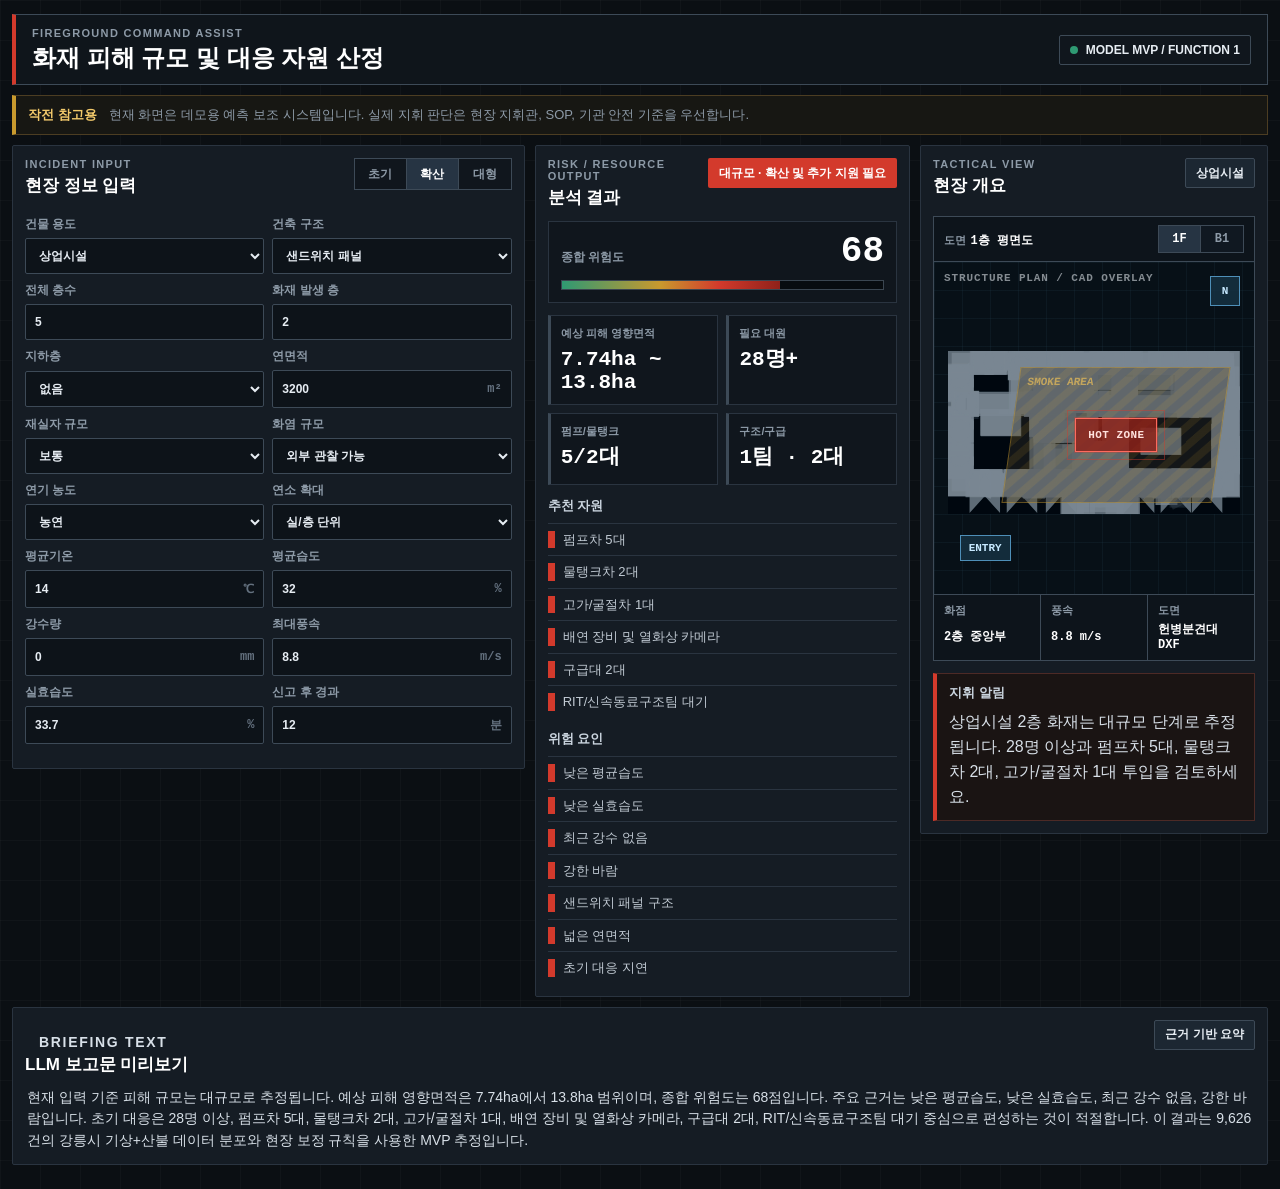
<file: web/index.html>
<!doctype html>
<html lang="ko">
  <head>
    <meta charset="utf-8" />
    <meta name="viewport" content="width=device-width, initial-scale=1" />
    <title>화재 현장 지휘 보조 MVP</title>
    <link rel="stylesheet" href="./styles.css" />
  </head>
  <body>
    <main class="app-shell">
      <header class="topbar">
        <div>
          <p class="eyebrow">FIREGROUND COMMAND ASSIST</p>
          <h1>화재 피해 규모 및 대응 자원 산정</h1>
        </div>
        <div class="status-strip" aria-label="시스템 상태">
          <span class="status-dot"></span>
          <span>MODEL MVP / FUNCTION 1</span>
        </div>
      </header>

      <section class="notice">
        <strong>작전 참고용</strong>
        <span>현재 화면은 데모용 예측 보조 시스템입니다. 실제 지휘 판단은 현장 지휘관, SOP, 기관 안전 기준을 우선합니다.</span>
      </section>

      <section class="workspace">
        <form id="incident-form" class="panel input-panel">
          <div class="panel-heading">
            <div>
              <p class="eyebrow">INCIDENT INPUT</p>
              <h2>현장 정보 입력</h2>
            </div>
            <div class="preset-group" aria-label="상황 프리셋">
              <button type="button" data-preset="initial">초기</button>
              <button type="button" data-preset="spreading">확산</button>
              <button type="button" data-preset="critical">대형</button>
            </div>
          </div>

          <div class="form-grid">
            <label>
              건물 용도
              <select name="buildingUse">
                <option value="residential">주거시설</option>
                <option value="commercial" selected>상업시설</option>
                <option value="factory">공장</option>
                <option value="warehouse">창고/물류</option>
                <option value="medical">병원/요양시설</option>
                <option value="school">학교/공공시설</option>
              </select>
            </label>

            <label>
              건축 구조
              <select name="structureType">
                <option value="concrete">철근콘크리트</option>
                <option value="steel">철골</option>
                <option value="lightSteel">경량철골</option>
                <option value="wood">목조</option>
                <option value="sandwich" selected>샌드위치 패널</option>
              </select>
            </label>

            <label>
              전체 층수
              <input name="floors" type="number" min="1" max="80" value="5" />
            </label>

            <label>
              화재 발생 층
              <input name="fireFloor" type="number" min="-5" max="80" value="2" />
            </label>

            <label>
              지하층
              <select name="hasBasement">
                <option value="no" selected>없음</option>
                <option value="yes">있음</option>
              </select>
            </label>

            <label>
              연면적
              <div class="unit-field">
                <input name="area" type="number" min="100" max="200000" value="3200" />
                <span>m²</span>
              </div>
            </label>

            <label>
              재실자 규모
              <select name="occupancy">
                <option value="low">적음</option>
                <option value="medium" selected>보통</option>
                <option value="high">많음</option>
                <option value="vulnerable">피난 취약자 있음</option>
              </select>
            </label>

            <label>
              화염 규모
              <select name="flameLevel">
                <option value="small">국소 화염</option>
                <option value="visible" selected>외부 관찰 가능</option>
                <option value="large">다층/대공간 화염</option>
                <option value="flashover">급격 확산 징후</option>
              </select>
            </label>

            <label>
              연기 농도
              <select name="smokeLevel">
                <option value="light">옅음</option>
                <option value="medium" selected>중간</option>
                <option value="dense">농연</option>
                <option value="zero">무시야</option>
              </select>
            </label>

            <label>
              연소 확대
              <select name="spreadLevel">
                <option value="contained">한 구역 내</option>
                <option value="room" selected>실/층 단위</option>
                <option value="floor">층 전체</option>
                <option value="exposure">인접 건물 위협</option>
              </select>
            </label>

            <label>
              평균기온
              <div class="unit-field">
                <input name="avgTemp" type="number" min="-30" max="45" value="14" />
                <span>℃</span>
              </div>
            </label>

            <label>
              평균습도
              <div class="unit-field">
                <input name="avgHumidity" type="number" min="0" max="100" value="32" />
                <span>%</span>
              </div>
            </label>

            <label>
              강수량
              <div class="unit-field">
                <input name="rainfall" type="number" min="0" max="200" step="0.1" value="0" />
                <span>mm</span>
              </div>
            </label>

            <label>
              최대풍속
              <div class="unit-field">
                <input name="maxWind" type="number" min="0" max="40" step="0.1" value="8.8" />
                <span>m/s</span>
              </div>
            </label>

            <label>
              실효습도
              <div class="unit-field">
                <input name="effectiveHumidity" type="number" min="0" max="100" step="0.1" value="33.7" />
                <span>%</span>
              </div>
            </label>

            <label>
              신고 후 경과
              <div class="unit-field">
                <input name="responseDelay" type="number" min="0" max="180" value="12" />
                <span>분</span>
              </div>
            </label>
          </div>
        </form>

        <section class="panel result-panel" aria-live="polite">
          <div class="panel-heading">
            <div>
              <p class="eyebrow">RISK / RESOURCE OUTPUT</p>
              <h2>분석 결과</h2>
            </div>
            <span id="grade-badge" class="grade-badge">계산 중</span>
          </div>

          <div class="risk-meter">
            <div class="meter-head">
              <span>종합 위험도</span>
              <strong id="risk-score">0</strong>
            </div>
            <div class="meter-track">
              <div id="risk-fill" class="meter-fill"></div>
            </div>
          </div>

          <div class="metric-grid">
            <div class="metric">
              <span>예상 피해 영향면적</span>
              <strong id="damage-range">-</strong>
            </div>
            <div class="metric">
              <span>필요 대원</span>
              <strong id="crew-count">-</strong>
            </div>
            <div class="metric">
              <span>펌프/물탱크</span>
              <strong id="engine-count">-</strong>
            </div>
            <div class="metric">
              <span>구조/구급</span>
              <strong id="rescue-count">-</strong>
            </div>
          </div>

          <div class="resource-list">
            <h3>추천 자원</h3>
            <ul id="resource-list"></ul>
          </div>

          <div class="risk-list">
            <h3>위험 요인</h3>
            <ul id="risk-list"></ul>
          </div>
        </section>

        <section class="panel visual-panel">
          <div class="panel-heading">
            <div>
              <p class="eyebrow">TACTICAL VIEW</p>
              <h2>현장 개요</h2>
            </div>
            <span id="mode-label" class="mode-label">상업시설</span>
          </div>

          <div class="scene-frame">
            <div class="plan-toolbar">
              <div>
                <span>도면</span>
                <strong id="plan-title">1층 평면도</strong>
              </div>
              <div class="plan-tabs" aria-label="도면 선택">
                <button type="button" data-plan="main-floor" class="is-active">1F</button>
                <button type="button" data-plan="basement">B1</button>
              </div>
            </div>

            <div id="plan-canvas" class="plan-canvas">
              <img id="plan-image" src="./assets/plans/main-floor.svg" alt="구 마산헌병 분견대 1층 평면도" />
              <div id="smoke-cloud" class="smoke-cloud"></div>
              <div id="fire-marker" class="fire-marker" aria-label="화점"></div>
              <div class="entry-marker">ENTRY</div>
              <div class="north-marker">N</div>
            </div>

            <div class="plan-readout">
              <span>화점 <strong id="fire-location-readout">중앙부</strong></span>
              <span>풍속 <strong id="wind-label">-</strong></span>
              <span>도면 <strong>헌병분견대 DXF</strong></span>
            </div>
          </div>

          <div class="command-summary">
            <h3>지휘 알림</h3>
            <p id="commander-alert">입력값 기준으로 분석 중입니다.</p>
          </div>
        </section>
      </section>

      <section class="panel copilot-panel">
        <div class="panel-heading">
          <div>
            <p class="eyebrow">BRIEFING TEXT</p>
            <h2>LLM 보고문 미리보기</h2>
          </div>
          <span class="explain-chip">근거 기반 요약</span>
        </div>
        <p id="copilot-text"></p>
      </section>
    </main>

    <script src="./app.js"></script>
  </body>
</html>
</file>
<file: web/styles.css>
:root {
  --bg: #0b0f13;
  --bg-elevated: #111820;
  --panel: #151c24;
  --panel-2: #10161d;
  --field: #0d1319;
  --ink: #e7edf3;
  --muted: #8d9aa7;
  --faint: #64717f;
  --line: #2a3440;
  --line-strong: #3d4a57;
  --danger: #d33a2c;
  --danger-dark: #8f2119;
  --warning: #c99a2e;
  --ok: #2f9a73;
  --blue: #4e8fb8;
  --white: #ffffff;
}

* {
  box-sizing: border-box;
}

body {
  margin: 0;
  color: var(--ink);
  font-family:
    "Segoe UI",
    "Noto Sans KR",
    Arial,
    sans-serif;
  background:
    linear-gradient(rgba(255, 255, 255, 0.022) 1px, transparent 1px),
    linear-gradient(90deg, rgba(255, 255, 255, 0.022) 1px, transparent 1px),
    var(--bg);
  background-size: 40px 40px;
}

button,
input,
select {
  font: inherit;
}

.app-shell {
  width: min(1640px, calc(100% - 24px));
  margin: 0 auto;
  padding: 14px 0 24px;
}

.topbar {
  display: flex;
  align-items: center;
  justify-content: space-between;
  gap: 18px;
  min-height: 70px;
  padding: 12px 16px;
  border: 1px solid var(--line-strong);
  border-left: 4px solid var(--danger);
  background: #0f151b;
}

.topbar h1,
.panel h2,
.panel h3 {
  margin: 0;
  letter-spacing: 0;
}

.topbar h1 {
  color: var(--white);
  font-size: 24px;
  line-height: 1.18;
  font-weight: 800;
}

.eyebrow {
  margin: 0 0 5px;
  color: var(--muted);
  font-size: 11px;
  font-weight: 800;
  letter-spacing: 0.12em;
  text-transform: uppercase;
}

.status-strip,
.grade-badge,
.mode-label,
.explain-chip {
  display: inline-flex;
  align-items: center;
  min-height: 30px;
  padding: 0 10px;
  border: 1px solid var(--line-strong);
  border-radius: 2px;
  color: var(--ink);
  background: var(--panel-2);
  font-size: 12px;
  font-weight: 800;
  white-space: nowrap;
}

.status-dot {
  width: 8px;
  height: 8px;
  margin-right: 8px;
  border-radius: 50%;
  background: var(--ok);
}

.notice {
  display: flex;
  gap: 12px;
  align-items: center;
  min-height: 40px;
  padding: 9px 12px;
  margin: 10px 0;
  border: 1px solid #4c3d22;
  border-left: 4px solid var(--warning);
  color: var(--ink);
  background: #171713;
  font-size: 13px;
}

.notice strong {
  color: #f2c96b;
}

.notice span {
  color: var(--muted);
}

.workspace {
  display: grid;
  grid-template-columns: minmax(420px, 1.12fr) minmax(360px, 0.82fr) minmax(330px, 0.76fr);
  gap: 10px;
  align-items: start;
}

.panel {
  border: 1px solid var(--line);
  border-radius: 2px;
  background: var(--panel);
}

.panel-heading {
  display: flex;
  align-items: start;
  justify-content: space-between;
  gap: 12px;
  min-height: 58px;
  padding: 12px 12px 0;
}

.panel h2 {
  color: var(--white);
  font-size: 17px;
  line-height: 1.25;
  font-weight: 800;
}

.panel h3 {
  margin-bottom: 8px;
  color: #cbd5df;
  font-size: 13px;
  font-weight: 800;
}

.input-panel,
.result-panel,
.visual-panel,
.copilot-panel {
  padding-bottom: 12px;
}

.form-grid {
  display: grid;
  grid-template-columns: repeat(2, minmax(0, 1fr));
  gap: 8px;
  padding: 12px;
}

label {
  display: grid;
  gap: 5px;
  color: var(--muted);
  font-size: 12px;
  font-weight: 800;
}

input,
select {
  width: 100%;
  height: 36px;
  border: 1px solid var(--line-strong);
  border-radius: 2px;
  padding: 0 9px;
  color: var(--ink);
  background: var(--field);
  outline: none;
}

select {
  cursor: pointer;
}

input:focus,
select:focus,
button:focus-visible {
  border-color: var(--blue);
  box-shadow: 0 0 0 1px var(--blue);
}

.unit-field {
  display: grid;
  grid-template-columns: 1fr auto;
  align-items: center;
  border: 1px solid var(--line-strong);
  border-radius: 2px;
  background: var(--field);
}

.unit-field input {
  border: 0;
  background: transparent;
}

.unit-field span {
  min-width: 40px;
  padding-right: 9px;
  color: var(--faint);
  font-family: Consolas, "Courier New", monospace;
  font-size: 12px;
  text-align: right;
}

.preset-group {
  display: inline-grid;
  grid-template-columns: repeat(3, 1fr);
  gap: 0;
  border: 1px solid var(--line-strong);
  background: var(--panel-2);
}

.preset-group button {
  height: 30px;
  min-width: 52px;
  border: 0;
  border-right: 1px solid var(--line-strong);
  border-radius: 0;
  color: var(--muted);
  background: transparent;
  font-size: 12px;
  font-weight: 900;
  cursor: pointer;
}

.preset-group button:last-child {
  border-right: 0;
}

.preset-group button:hover,
.preset-group button.is-active {
  color: var(--white);
  background: #263443;
}

.grade-badge {
  border-color: transparent;
  color: var(--white);
  background: #36414c;
}

.grade-badge.low {
  background: var(--ok);
}

.grade-badge.medium {
  color: #101317;
  background: var(--warning);
}

.grade-badge.high {
  background: var(--danger);
}

.grade-badge.critical {
  background: var(--danger-dark);
}

.risk-meter {
  margin: 12px;
  padding: 12px;
  border: 1px solid var(--line);
  background: var(--panel-2);
}

.meter-head {
  display: flex;
  align-items: baseline;
  justify-content: space-between;
  color: var(--muted);
  font-size: 12px;
  font-weight: 800;
}

.meter-head strong {
  color: var(--white);
  font-family: Consolas, "Courier New", monospace;
  font-size: 36px;
  line-height: 1;
}

.meter-track {
  height: 10px;
  margin-top: 10px;
  overflow: hidden;
  border: 1px solid #3b4651;
  border-radius: 0;
  background: #080c10;
}

.meter-fill {
  width: 0%;
  height: 100%;
  border-radius: 0;
  background: linear-gradient(90deg, var(--ok), var(--warning) 45%, var(--danger) 72%, var(--danger-dark));
  transition: width 120ms ease;
}

.metric-grid {
  display: grid;
  grid-template-columns: repeat(2, minmax(0, 1fr));
  gap: 8px;
  padding: 0 12px;
}

.metric {
  min-height: 72px;
  padding: 10px;
  border: 1px solid var(--line);
  border-left: 3px solid var(--line-strong);
  background: var(--panel-2);
}

.metric span {
  display: block;
  color: var(--muted);
  font-size: 11px;
  font-weight: 800;
}

.metric strong {
  display: block;
  margin-top: 7px;
  color: var(--white);
  font-family: Consolas, "Courier New", monospace;
  font-size: 21px;
  line-height: 1.1;
}

.resource-list,
.risk-list,
.command-summary {
  margin: 12px 12px 0;
}

ul {
  margin: 0;
  padding: 0;
  list-style: none;
}

li {
  display: grid;
  grid-template-columns: 7px 1fr;
  gap: 8px;
  min-height: 30px;
  padding: 7px 0;
  border-top: 1px solid var(--line);
  color: #c1cad3;
  font-size: 13px;
  line-height: 1.35;
}

li::before {
  content: "";
  width: 7px;
  height: 100%;
  min-height: 16px;
  background: var(--danger);
}

.scene-frame {
  position: relative;
  min-height: 430px;
  margin: 12px;
  overflow: hidden;
  border: 1px solid var(--line-strong);
  border-radius: 0;
  background: #070c11;
}

.plan-toolbar {
  display: flex;
  align-items: center;
  justify-content: space-between;
  gap: 10px;
  min-height: 42px;
  padding: 8px 10px;
  border-bottom: 1px solid var(--line-strong);
  background: #0d141b;
}

.plan-toolbar span,
.plan-readout span {
  color: var(--muted);
  font-size: 11px;
  font-weight: 900;
}

.plan-toolbar strong,
.plan-readout strong {
  color: var(--white);
  font-family: Consolas, "Courier New", monospace;
  font-size: 12px;
}

.plan-tabs {
  display: inline-grid;
  grid-template-columns: repeat(2, 42px);
  border: 1px solid var(--line-strong);
}

.plan-tabs button {
  height: 26px;
  border: 0;
  border-right: 1px solid var(--line-strong);
  color: var(--muted);
  background: #101821;
  font-family: Consolas, "Courier New", monospace;
  font-size: 12px;
  font-weight: 900;
  cursor: pointer;
}

.plan-tabs button:last-child {
  border-right: 0;
}

.plan-tabs button:hover,
.plan-tabs button.is-active {
  color: var(--white);
  background: #263443;
}

.plan-canvas {
  position: relative;
  min-height: 332px;
  overflow: hidden;
  background:
    linear-gradient(rgba(78, 143, 184, 0.07) 1px, transparent 1px),
    linear-gradient(90deg, rgba(78, 143, 184, 0.07) 1px, transparent 1px),
    #071017;
  background-size: 28px 28px;
}

.plan-canvas::before {
  content: "STRUCTURE PLAN / CAD OVERLAY";
  position: absolute;
  z-index: 2;
  top: 10px;
  left: 10px;
  color: rgba(231, 237, 243, 0.56);
  font-family: Consolas, "Courier New", monospace;
  font-size: 11px;
  font-weight: 800;
  letter-spacing: 0.08em;
}

.plan-canvas img {
  position: absolute;
  inset: 30px 14px 22px;
  width: calc(100% - 28px);
  height: calc(100% - 52px);
  object-fit: contain;
  opacity: 0.96;
  filter: contrast(1.08);
}

.plan-readout {
  display: grid;
  grid-template-columns: repeat(3, minmax(0, 1fr));
  gap: 1px;
  border-top: 1px solid var(--line-strong);
  background: var(--line-strong);
}

.plan-readout span {
  display: grid;
  gap: 3px;
  min-height: 45px;
  padding: 8px 10px;
  background: #0d141b;
}

.smoke-cloud {
  position: absolute;
  z-index: 4;
  left: 55%;
  top: 45%;
  width: 190px;
  height: 120px;
  border: 1px solid rgba(201, 154, 46, 0.62);
  border-radius: 0;
  background:
    repeating-linear-gradient(135deg, rgba(201, 154, 46, 0.18) 0 8px, rgba(0, 0, 0, 0) 8px 16px),
    rgba(54, 50, 40, 0.5);
  transform: translate(-50%, -50%) skewX(-8deg);
  pointer-events: none;
}

.smoke-cloud::after {
  content: "SMOKE AREA";
  position: absolute;
  top: 8px;
  left: 8px;
  color: #e0b24a;
  font-family: Consolas, "Courier New", monospace;
  font-size: 11px;
  font-weight: 900;
}

.fire-marker {
  position: absolute;
  z-index: 5;
  left: 58%;
  top: 50%;
  width: 82px;
  height: 34px;
  border: 1px solid #ff6a5d;
  border-radius: 0;
  background: rgba(143, 33, 25, 0.82);
  box-shadow: 0 0 0 1px rgba(211, 58, 44, 0.32);
  transform: translate(-50%, -50%);
  transform-origin: center;
  pointer-events: none;
}

.fire-marker::before,
.fire-marker::after {
  position: absolute;
  font-family: Consolas, "Courier New", monospace;
  font-weight: 900;
}

.fire-marker::before {
  content: "";
  inset: -9px;
  border: 1px solid rgba(211, 58, 44, 0.44);
}

.fire-marker::after {
  content: "HOT ZONE";
  inset: 0;
  display: grid;
  place-items: center;
  color: #ffe1dc;
  font-size: 11px;
  letter-spacing: 0.04em;
}

.entry-marker,
.north-marker {
  position: absolute;
  z-index: 5;
  border: 1px solid var(--blue);
  color: #c7e9ff;
  background: rgba(23, 50, 68, 0.82);
  font-family: Consolas, "Courier New", monospace;
  font-size: 11px;
  font-weight: 900;
  pointer-events: none;
}

.entry-marker {
  left: 14px;
  bottom: 16px;
  padding: 6px 8px;
}

.north-marker {
  right: 14px;
  top: 14px;
  display: grid;
  place-items: center;
  width: 30px;
  height: 30px;
}

.command-summary {
  border: 1px solid #4d2a26;
  border-left: 4px solid var(--danger);
  padding: 10px 12px;
  background: #1a1413;
}

.command-summary p,
.copilot-panel p {
  margin: 0;
  color: #d8e0e8;
  line-height: 1.55;
}

.copilot-panel {
  margin-top: 10px;
}

.copilot-panel p {
  padding: 12px 14px 0;
  font-size: 14px;
}

.explain-chip,
.mode-label {
  color: var(--ink);
  border-color: var(--line-strong);
  background: #1c2732;
}

@media (max-width: 1180px) {
  .workspace {
    grid-template-columns: 1fr 1fr;
  }

  .input-panel {
    grid-column: 1 / -1;
  }
}

@media (max-width: 760px) {
  .app-shell {
    width: min(100% - 16px, 1640px);
    padding-top: 8px;
  }

  .topbar,
  .notice,
  .panel-heading {
    align-items: stretch;
    flex-direction: column;
  }

  .topbar h1 {
    font-size: 21px;
  }

  .workspace,
  .form-grid,
  .metric-grid {
    grid-template-columns: 1fr;
  }

  .scene-frame {
    min-height: 360px;
  }

  .plan-canvas {
    min-height: 286px;
  }

  .plan-readout {
    grid-template-columns: 1fr;
  }
}
</file>
